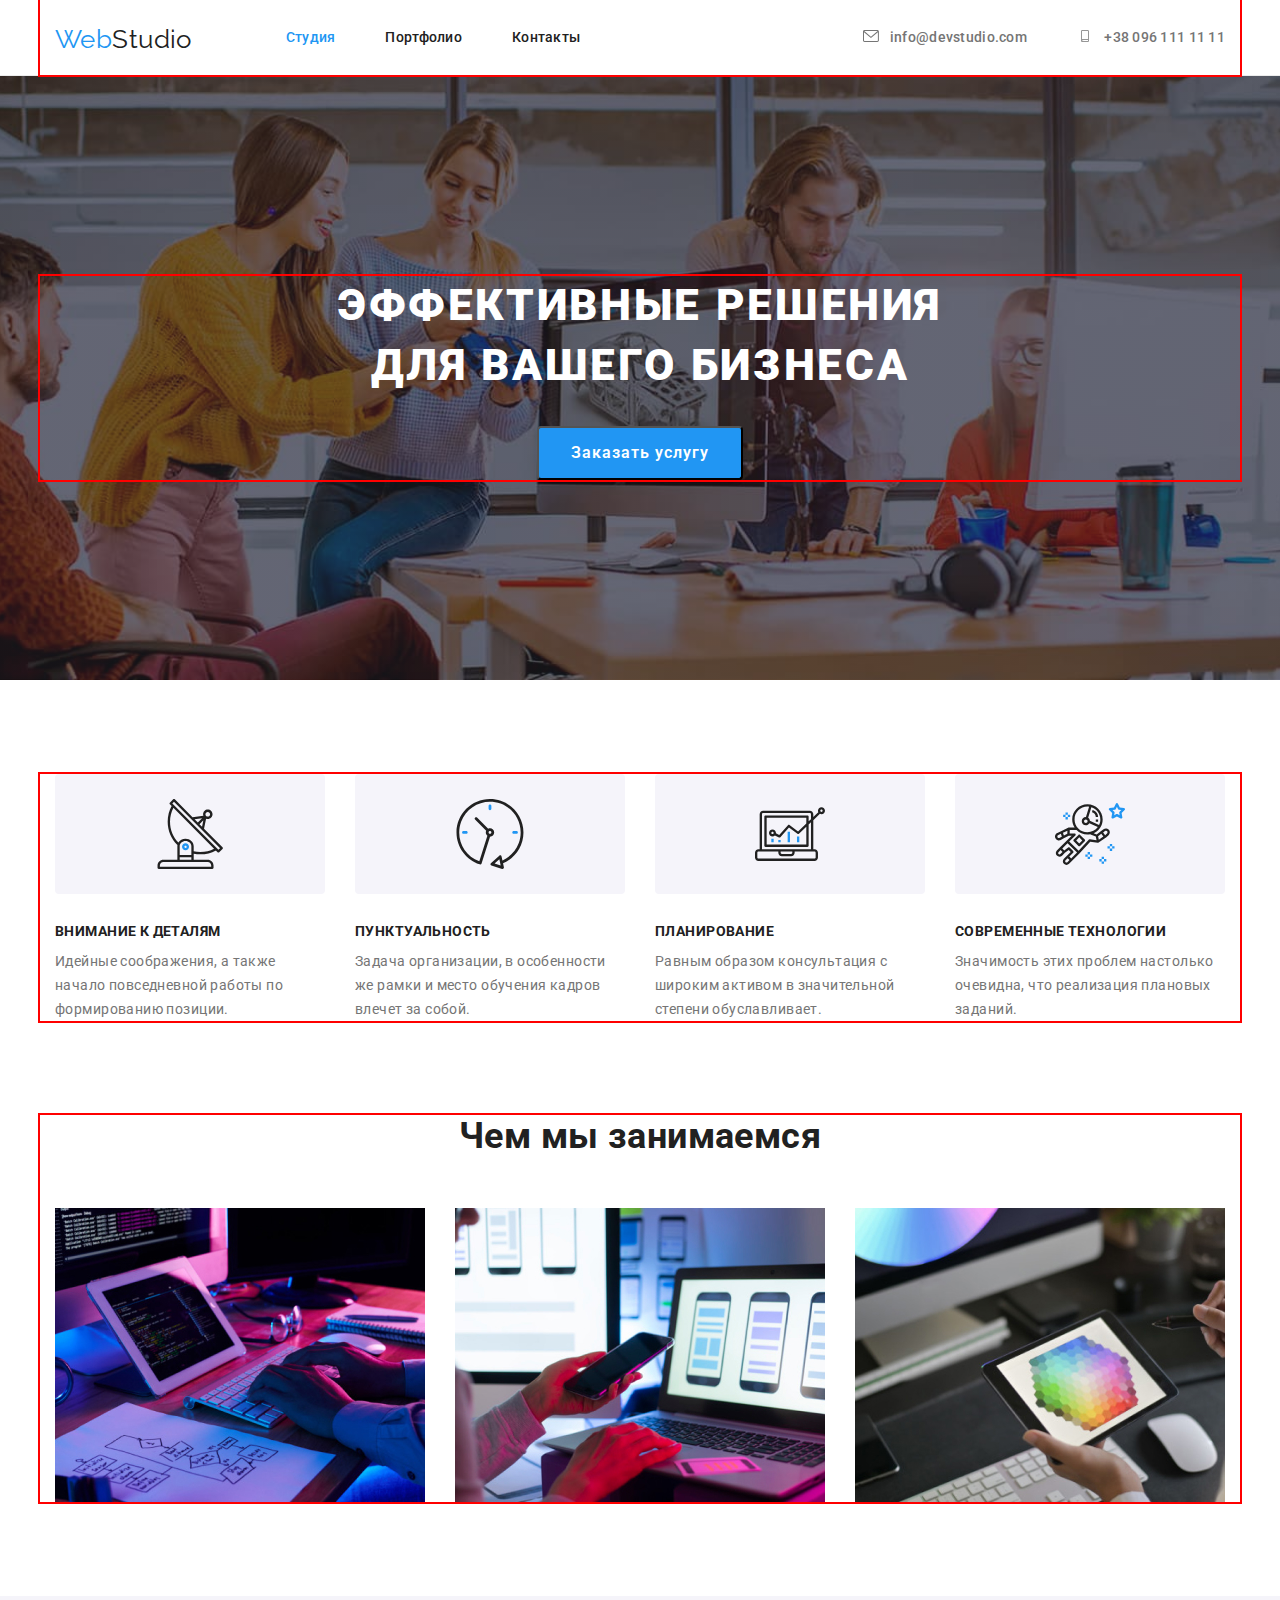
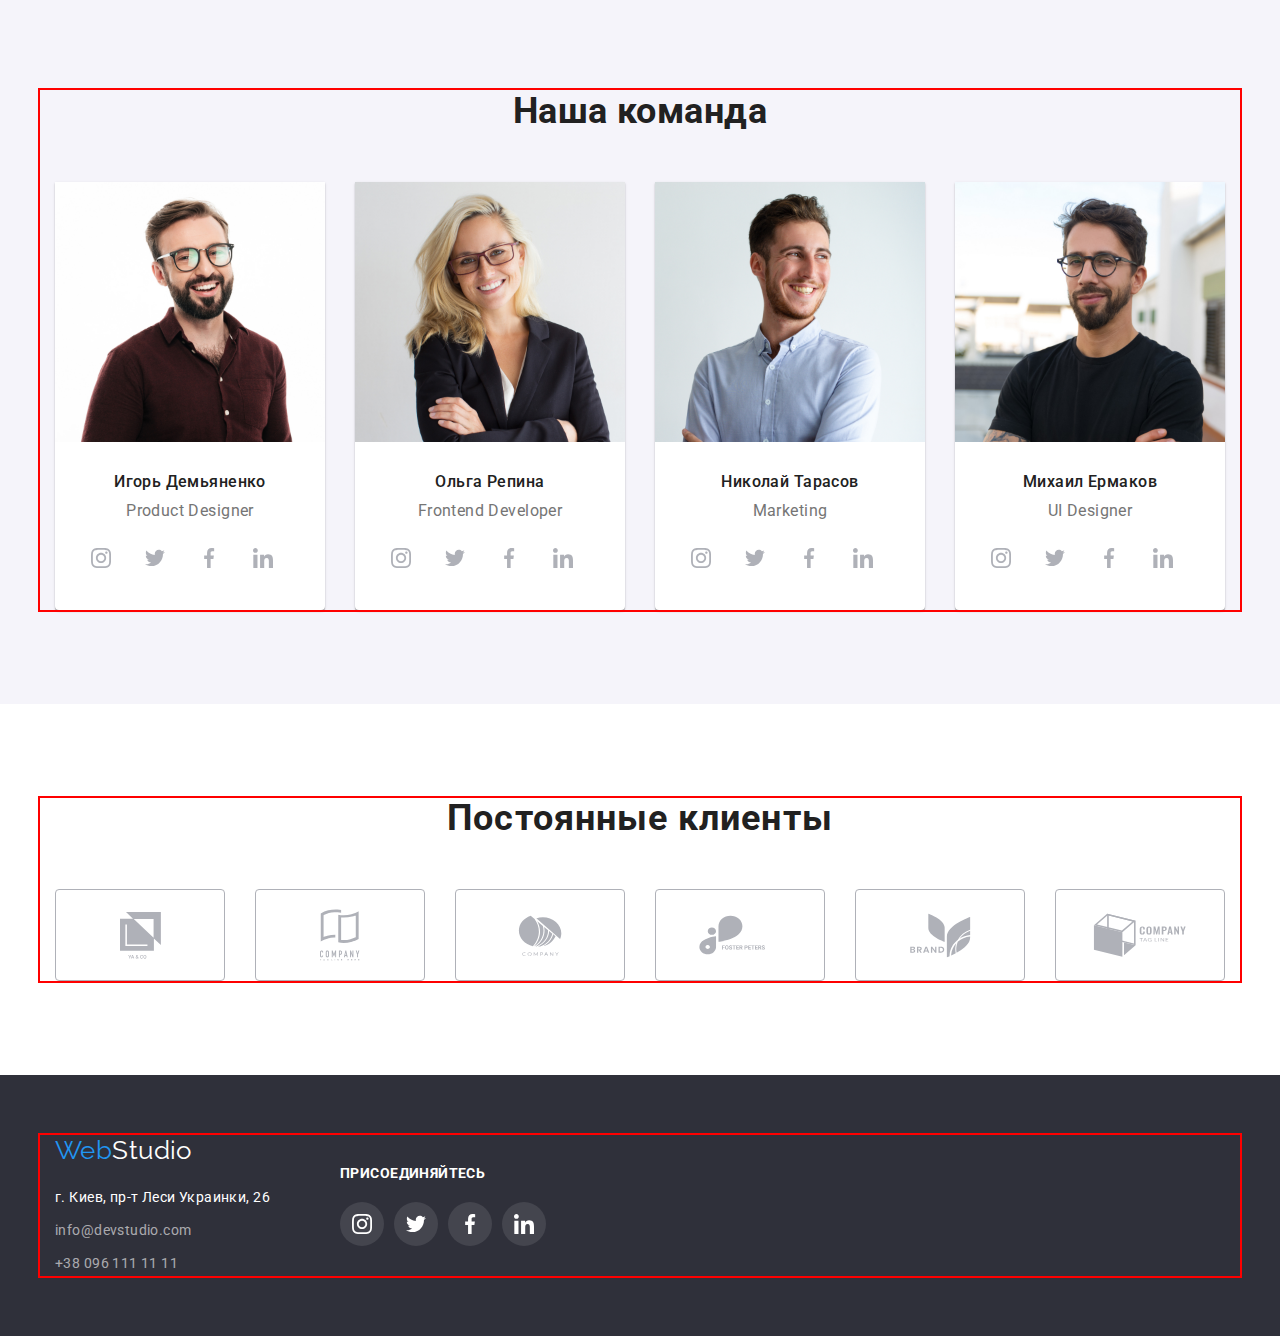
<file: index.html>
<!DOCTYPE html>
<html lang="ru">
<head>
    <meta charset="UTF-8">
    <meta http-equiv="X-UA-Compatible" content="IE=edge">
    <meta name="viewport" content="width=device-width, initial-scale=1.0">
    <title>WebStudio</title>
    <link rel="preconnect" href="https://fonts.googleapis.com">
    <link rel="preconnect" href="https://fonts.gstatic.com" crossorigin>
    <link href="https://fonts.googleapis.com/css2?family=Raleway:wght@700&family=Roboto:wght@400;500;700;900&family=Square+Peg&display=swap" rel="stylesheet">
    <link rel="stylesheet" href="https://cdnjs.cloudflare.com/ajax/libs/modern-normalize/1.1.0/modern-normalize.min.css">
    <link rel="stylesheet" href="./css/styles.css">
    
    
</head>
<body>
 <!------------HEDER SECTION----------->
<header class="header-page">
    <div class="container heder-flex">
        <a href="index.html" class="logo-header"> <span class="accent-blue">Web</span><span class="accent-black">Studio</span></a>
    <nav class="navigation">
        <ul class="header-nav">
            <li class="item"> <a href="./index.html" class="navigation-link current" >Студия</a> </li>
            <li class="item"> <a href="./portfolio.html" class="navigation-link ">Портфолио</a></li>
            <li class="item"> <a href="" class="navigation-link">Контакты</a></li>
        </ul>
    </nav>
    <ul class="header-contact">
        <li class="contact-item">   
            <a href="mailto:info@devstudio.com" class="contact-link">
            <svg class="contact-icon" width="16" height="12">
                <use href="./images/symbol-defs.svg#icon-mail-icon" ></use>
            </svg>
            info@devstudio.com</a>
        </li>
        <li class="contact-item"> 
            <a href="tel:+380961111111" class="contact-link">
                <svg class="contact-icon" width="16" height="12">
                <use href="./images/symbol-defs.svg#icon-smartphone-icon" ></use>
            </svg>
             +38 096 111 11 11</a>
        </li>
    </ul>
    </div>
</header>

<main>
        <!------------HERO SECTION----------->
    <section class="hero ">
       <div class="container ">
        <h1 class="hero-title">Эффективные решения для вашего бизнеса</h1>
        <button type="button" class="hero-btn">Заказать услугу</button>
       </div>
    </section>

    <!------------ADVANTAGE SECTION----------->
    <section class="advantage section">
       <div class="container ">
            <h2 class="visually-hidden">Наши приемущества</h2>
        <ul class="advantage-list">
            <li class="advantage-item advantage-item-one">
                <div class="svg-possition">
                <svg class="advantage-item" width="70" height="70">
                    <use href="./images/symbol-defs.svg#icon-advantage-icon-1"></use>
                </svg>
                </div>
                <h3 class="advantage-title title">Внимание к деталям</h3>
                <p class="advantage-subtitle">Идейные соображения, а также начало повседневной работы 
                    по формированию позиции.</p>
            </li>
            <li class="advantage-item advantage-item-two">
                 <div class="svg-possition">
                <svg class="advantage-item" width="70" height="70">
                    <use href="./images/symbol-defs.svg#icon-advantage-icon-2"></use>
                </svg>
                </div>
                <h3 class="advantage-title title">Пунктуальность</h3>
                <p class="advantage-subtitle">Задача организации, в особенности же рамки 
                    и место обучения кадров влечет за собой.</p>
            </li>
            <li class="advantage-item advantage-item-three">
                 <div class="svg-possition">
                <svg class="advantage-item" width="70" height="70">
                    <use href="./images/symbol-defs.svg#icon-advantage-icon-3"></use>
                </svg>
                </div>
                <h3 class="advantage-title title">Планирование</h3>
                <p class="advantage-subtitle">Равным образом консультация с широким 
                    активом в значительной степени обуславливает.</p>
            </li>
            <li class="advantage-item advantage-item-four">
                 <div class="svg-possition">
                <svg class="advantage-item" width="70" height="70">
                    <use href="./images/symbol-defs.svg#icon-advantage-icon-4"></use>
                </svg>
                </div>
                <h3 class="advantage-title title">Современные технологии</h3>
                <p class="advantage-subtitle">Значимость этих проблем настолько очевидна, 
                    что реализация плановых заданий.</p>
            </li>
        </ul>
       </div>
    </section>
    
    <!------------ABOUT SECTION----------->
    <section class="about section">
       <div class="container ">
            <h2 class="about-title">Чем мы занимаемся</h2>
        <ul class="about-list">
            <li class="about-items"> 
                <img src="./images/project-work.jpg" alt="верстка сайта" width="370">
            
            </li>
            <li class="about-items">
                <img src="./images/design.jpg" alt="работа над дизайном" width="370">
            </li>
            <li class="about-items">
                <img src="./images/color-matching.jpg" alt="подбор цвета под макет" width="370">
            </li>
        </ul>
       </div>
    </section>

    <!------------TEAM SECTION----------->
    <section class="team section">
       <div class="container"> 
       <h2 class="team-title">Наша команда</h2>   
    <ul class="team-list">
            <li class="team-margin">
                <img src="./images/Product-Designer.jpg" alt="Фото сотрудника студии Product Designer" width="270">
                <div class="team-padding">
                <h3 class="team-subtitle title">Игорь Демьяненко</h3>
                <p lang="en" class="team-text">Product Designer</p>
                <ul class="team-item">
                    <li class="team-social">
                        <a href="https://www.instagram.com/" class="team-soc-link">
                            <svg class="team-soc-icon" width="20" height="20">
                                <use href="./images/symbol-defs.svg#icon-instagram"></use>
                            </svg>
                        </a>
                    </li>
                    <li class="team-social">
                        <a href="" class="team-soc-link">
                            <svg class="team-soc-icon" width="20" height="20">
                                <use href="./images/symbol-defs.svg#icon-twitter"></use>
                            </svg>
                        </a>
                    </li>
                    <li class="team-social">
                        <a href="" class="team-soc-link">
                            <svg class="team-soc-icon" width="20" height="20">
                                <use href="./images/symbol-defs.svg#icon-facebook"></use>
                            </svg>
                        </a>
                    </li>
                    <li class="team-social">
                        <a href="" class="team-soc-link">
                            <svg class="team-soc-icon" width="20" height="20">
                                <use href="./images/symbol-defs.svg#icon-linkedin"></use>
                            </svg>
                        </a>
                    </li>
                </ul>
                </div>
            </li>
            <li class="team-margin">
                <img src="./images/Frontend-Developer.jpg" alt="Фото сотрудника студии Frontend Developer" width="270">
                <div class="team-padding">
                <h3 class="team-subtitle title">Ольга Репина</h3>
                <p lang="en" class="team-text">Frontend Developer</p>
                 <ul class="team-item">
                    <li class="team-social">
                        <a href="https://www.instagram.com/" class="team-soc-link">
                            <svg class="team-soc-icon" width="20" height="20">
                                <use href="./images/symbol-defs.svg#icon-instagram"></use>
                            </svg>
                        </a>
                    </li>
                    <li class="team-social">
                        <a href="" class="team-soc-link">
                            <svg class="team-soc-icon" width="20" height="20">
                                <use href="./images/symbol-defs.svg#icon-twitter"></use>
                            </svg>
                        </a>
                    </li>
                    <li class="team-social">
                        <a href="" class="team-soc-link">
                            <svg class="team-soc-icon" width="20" height="20">
                                <use href="./images/symbol-defs.svg#icon-facebook"></use>
                            </svg>
                        </a>
                    </li>
                    <li class="team-social">
                        <a href="" class="team-soc-link">
                            <svg class="team-soc-icon" width="20" height="20">
                                <use href="./images/symbol-defs.svg#icon-linkedin"></use>
                            </svg>
                        </a>
                    </li>
                </ul>
                </div>
                
            </li>
            <li class="team-margin">
                <img src="./images/Marketing.jpg" alt="Фото сотрудника студии Marketing" width="270">
               <div class="team-padding">
                <h3 class="team-subtitle title">Николай Тарасов</h3>
                <p lang="en" class="team-text">Marketing</p>
                 <ul class="team-item">
                    <li class="team-social">
                        <a href="https://www.instagram.com/" class="team-soc-link">
                            <svg class="team-soc-icon" width="20" height="20">
                                <use href="./images/symbol-defs.svg#icon-instagram"></use>
                            </svg>
                        </a>
                    </li>
                    <li class="team-social">
                        <a href="" class="team-soc-link">
                            <svg class="team-soc-icon" width="20" height="20">
                                <use href="./images/symbol-defs.svg#icon-twitter"></use>
                            </svg>
                        </a>
                    </li>
                    <li class="team-social">
                        <a href="" class="team-soc-link">
                            <svg class="team-soc-icon" width="20" height="20">
                                <use href="./images/symbol-defs.svg#icon-facebook"></use>
                            </svg>
                        </a>
                    </li>
                    <li class="team-social">
                        <a href="" class="team-soc-link">
                            <svg class="team-soc-icon" width="20" height="20">
                                <use href="./images/symbol-defs.svg#icon-linkedin"></use>
                            </svg>
                        </a>
                    </li>
                </ul>
               </div>
                
            </li>
            <li class="team-margin">
                <img src="./images/UI-Designer.jpg" alt="Фото сотрудника студии UI Designer" width="270">
                <div class="team-padding">
                <h3 class="team-subtitle title">Михаил Ермаков</h3>
                <p lang="en" class="team-text">UI Designer</p>
                <ul class="team-item">
                    <li class="team-social">
                        <a href="https://www.instagram.com/" class="team-soc-link">
                            <svg class="team-soc-icon" width="20" height="20">
                                <use href="./images/symbol-defs.svg#icon-instagram"></use>
                            </svg>
                        </a>
                    </li>
                    <li class="team-social">
                        <a href="" class="team-soc-link">
                            <svg class="team-soc-icon" width="20" height="20">
                                <use href="./images/symbol-defs.svg#icon-twitter"></use>
                            </svg>
                        </a>
                    </li>
                    <li class="team-social">
                        <a href="" class="team-soc-link">
                            <svg class="team-soc-icon" width="20" height="20">
                                <use href="./images/symbol-defs.svg#icon-facebook"></use>
                            </svg>
                        </a>
                    </li>
                    <li class="team-social">
                        <a href="" class="team-soc-link">
                            <svg class="team-soc-icon" width="20" height="20">
                                <use href="./images/symbol-defs.svg#icon-linkedin"></use>
                            </svg>
                        </a>
                    </li>
                </ul>
                </div>
                
            </li>
    </ul>
       </div>
    </section>

    <!------------CLIENT SECTION----------->
    <section class="clients section">
        <div class="container">
        <h2 class="client-title">Постоянные клиенты</h2>
        <ul class="clients-list">
            <li class="clients-item">
                <a href="" class="clients-link">
                    <svg class="client-icon" width="41" height="47">
                        <use href="./images/symbol-defs.svg#icon-client-logo-1"></use>
                    </svg>
                </a>
            </li>
            <li class="clients-item">
                <a href="" class="clients-link">
                    <svg class="client-icon" width="40" height="52">
                        <use href="./images/symbol-defs.svg#icon-client-logo-2"></use>
                    </svg>
                </a>
            </li>
            <li class="clients-item">
                <a href="" class="clients-link">
                    <svg class="client-icon" width="44" height="41">
                        <use href="./images/symbol-defs.svg#icon-client-logo-3"></use>
                    </svg>
                </a>
            </li>
            <li class="clients-item">
                <a href="" class="clients-link">
                    <svg class="client-icon" width="84" height="40">
                        <use href="./images/symbol-defs.svg#icon-client-logo-4"></use>
                    </svg>
                </a>
            </li>
            <li class="clients-item">
                <a href="" class="clients-link">
                    <svg class="client-icon" width="63" height="45">
                        <use href="./images/symbol-defs.svg#icon-client-logo-5"></use>
                    </svg>
                </a>
            </li>
            <li class="clients-item">
                <a href="" class="clients-link">
                    <svg class="client-icon" width="94" height="44">
                        <use href="./images/symbol-defs.svg#icon-client-logo-6"></use>
                    </svg>
                </a>
            </li>
        </ul>
        </div>
    </section>
</main>

<!------------FOOTER SECTION----------->
<footer class="footer section">
   <div class="container footer-possition">  
<address class="footer-address">
    <a href="./index.html" class="logo-footer"><span class="accent-blue">Web</span><span class="accent-white">Studio</span></a>
    <ul class="footer-contact">
        <li class="footer-item"><a href="https://bit.ly/3pXMvUd" target="_blank" rel="noopener noreferrer" class="location">г. Киев, пр-т
                Леси Украинки, 26</a> 
        </li>
         <li class="footer-item"> 
            <a href="mailto:info@devstudio.com" class="footer-contact-link">info@devstudio.com</a>
        </li>
        <li class="footer-item"> 
            <a href="tel:+380961111111" class="footer-contact-link"> +38 096 111 11 11</a>
        </li>
    </ul>
</address>
        <div>
            <h2 class="footer-title">присоединяйтесь</h2>
    <ul class="footer-soc-link">
        <li class="soc-item">
            <a href="" class="soc-link">
                <svg class="soc-icon" width="20" height="20">
                    <use href="./images/symbol-defs.svg#icon-instagram"></use>
                </svg>
            </a>
        </li>
        <li class="soc-item">
            <a href="" class="soc-link">
                <svg class="soc-icon" width="20" height="20">
                    <use href="./images/symbol-defs.svg#icon-twitter"></use>
                </svg>
            </a>
        </li>
        <li class="soc-item">
            <a href="" class="soc-link">
                <svg class="soc-icon" width="20" height="20">
                    <use href="./images/symbol-defs.svg#icon-facebook"></use>
                </svg>
            </a>
        </li>
        <li class="soc-item">
            <a href="" class="soc-link">
                <svg class="soc-icon" width="20" height="20">
                    <use href="./images/symbol-defs.svg#icon-linkedin"></use>
                </svg>
            </a>
        </li>
    </ul>
    </div>
   </div>
</footer>
 
</body>
</html>
</file>
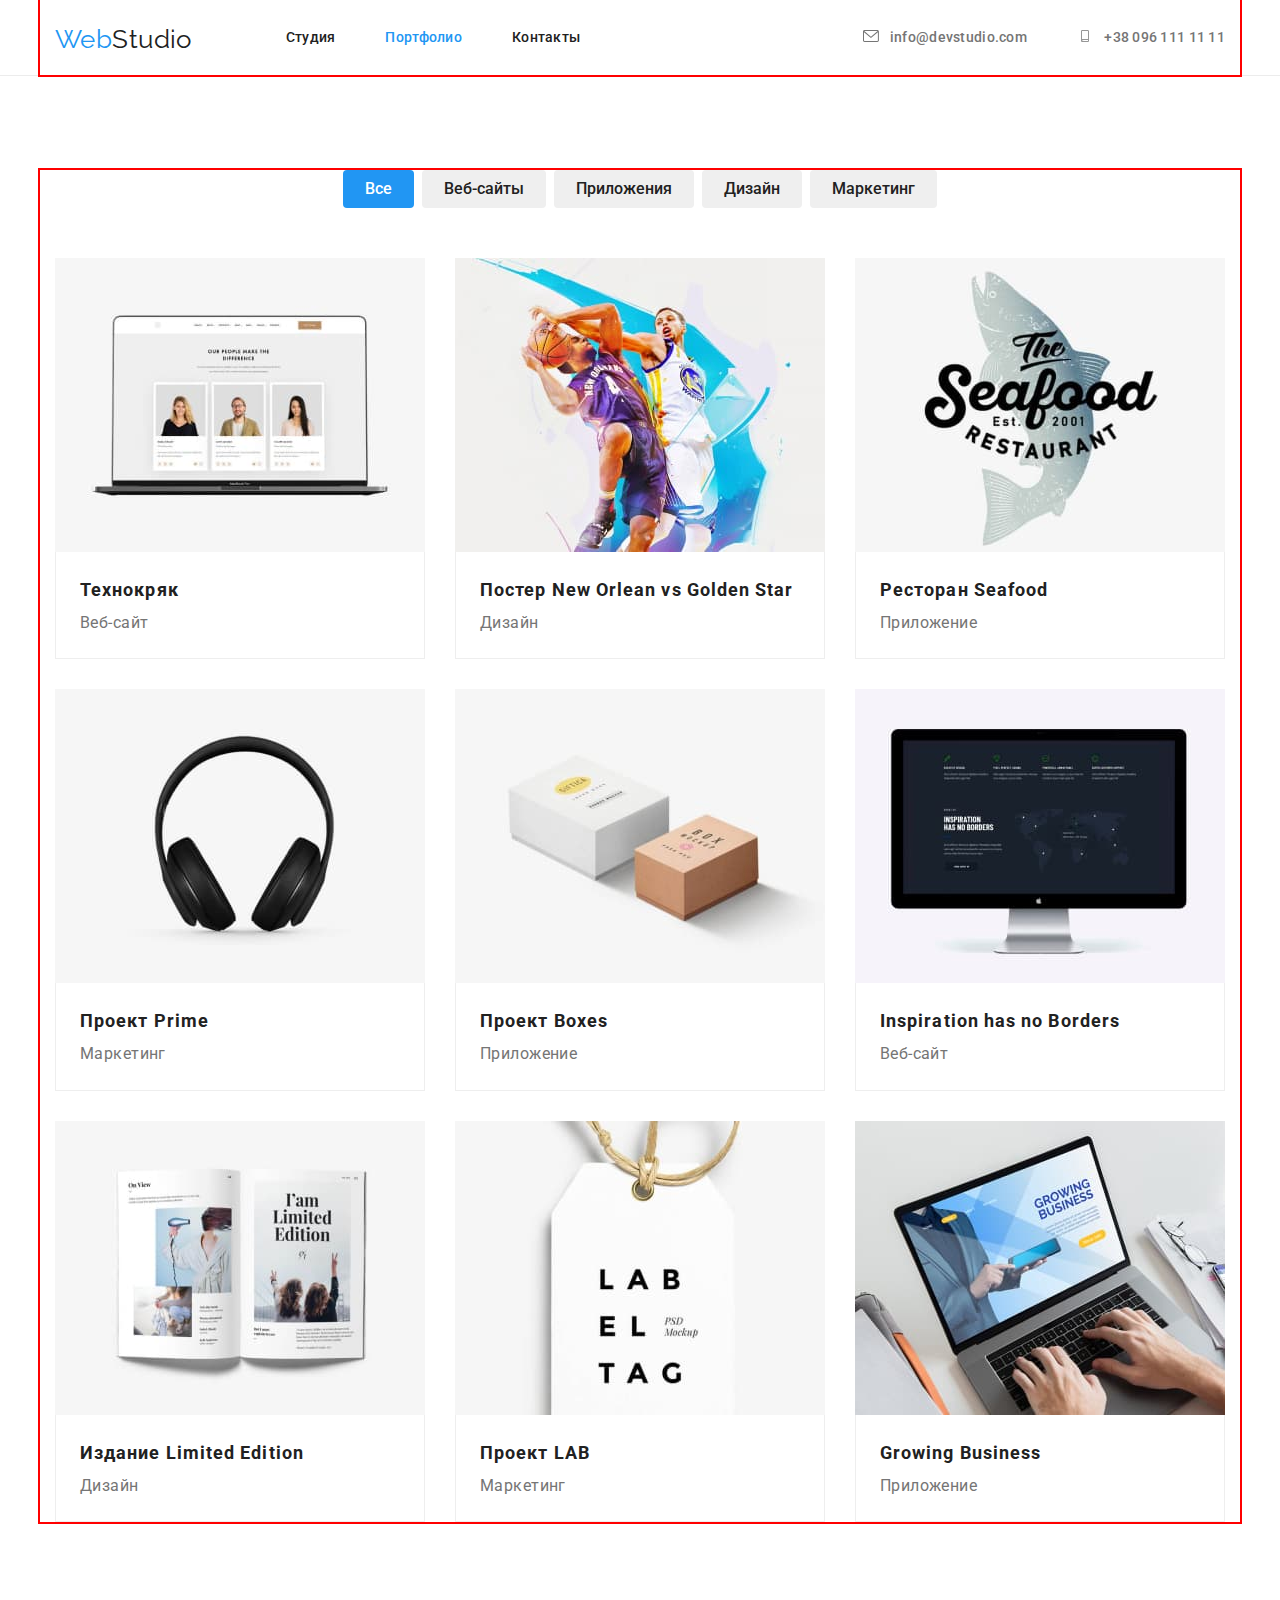
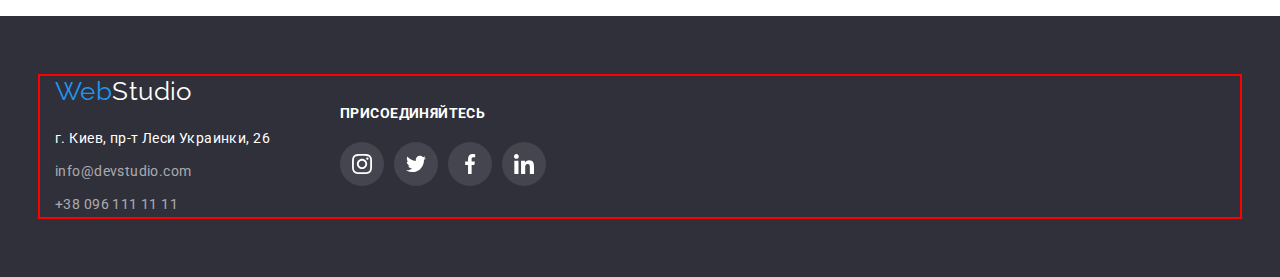
<file: portfolio.html>
<!DOCTYPE html>
<html lang="ru">
<head>
    <meta charset="UTF-8">
    <meta http-equiv="X-UA-Compatible" content="IE=edge">
    <meta name="viewport" content="width=device-width, initial-scale=1.0">
    <title>WebStudio</title>
    <link rel="preconnect" href="https://fonts.googleapis.com">
    <link rel="preconnect" href="https://fonts.gstatic.com" crossorigin>
    <link href="https://fonts.googleapis.com/css2?family=Raleway:wght@700&family=Roboto:wght@400;500;700;900&family=Square+Peg&display=swap" rel="stylesheet">
    <link rel="stylesheet" href="https://cdnjs.cloudflare.com/ajax/libs/modern-normalize/1.1.0/modern-normalize.min.css">
    <link rel="stylesheet" href="./css/styles.css">
</head>
<body>
<!------------HEDER SECTION----------->
<header class="header-page">
    <div class="container heder-flex ">
        <a href="index.html" class="logo-header"> <span class="accent-blue">Web</span><span class="accent-black">Studio</span></a>
    <nav class="navigation">
        <ul class="header-nav">
            <li class="item"> <a href="./index.html" class="navigation-link " >Студия</a> </li>
            <li class="item"> <a href="./portfolio.html" class="navigation-link current">Портфолио</a></li>
            <li class="item"> <a href="" class="navigation-link">Контакты</a></li>
        </ul>
    </nav>
    <ul class="header-contact">
        <li class="contact-item">   
            <a href="mailto:info@devstudio.com" class="contact-link">
            <svg class="contact-icon" width="16" height="12">
                <use href="./images/symbol-defs.svg#icon-mail-icon" ></use>
            </svg>
            info@devstudio.com</a>
        </li>
        <li class="contact-item"> 
            <a href="tel:+380961111111" class="contact-link">
                <svg class="contact-icon" width="16" height="12">
                <use href="./images/symbol-defs.svg#icon-smartphone-icon" ></use>
            </svg>
             +38 096 111 11 11</a>
        </li>
    </ul>
    </div>
</header>

<main>

   <!------------FILTER SECTION----------->
    <section class="section">
        <div class="container filter-padding ">
         <h1 class="visually-hidden">Портфолио</h1>
        <ul class="filter-list list">
            <li class="item">
                <button type="button" class="filter-btn current-btn">Все</button>
            </li>
            <li class="item">
                <button type="button" class="filter-btn">Веб-сайты</button>
            </li>
            <li class="item">
                <button type="button" class="filter-btn">Приложения</button>
            </li>
            <li class="item">
                <button type="button" class="filter-btn">Дизайн</button>
            </li>
            <li class="item">
                <button type="button" class="filter-btn">Маркетинг</button>
            </li>
        </ul>

<!------------PORTFOLIO SECTION----------->
    <ul class="portfolio list">
        <li class="portfolio-list">
            <a href="" class="portfolio-link"> <img src="./images/project-1.jpg" alt="Пример веб-сайта" width="370" height="294"> 
            <div class="portfolio-padding">
            <h2 class="portfolio-title">Технокряк</h2>
            <p class="portfolio-subtitle">Веб-сайт</p>
            </div>
            </a>
            
        </li>
        <li class="portfolio-list">
            <a href="" class="portfolio-link"> <img src="./images/project-2.jpg" alt="Пример дизайнерской работы" width="370" height="294">
            <div class="portfolio-padding">
            <h2 class="portfolio-title">Постер <span lang="en">New Orlean vs Golden Star</span></h2>
            <p class="portfolio-subtitle">Дизайн</p>
            </div>
            
            </a>  
        </li>
        <li class="portfolio-list">
            <a href="" class="portfolio-link"><img src="./images/project-3.jpg" alt="Пример веб приложения" width="370" height="294">
            <div class="portfolio-padding">
                <h2 class="portfolio-title">Ресторан <span lang="en">Seafood</span></h2>
            <p class="portfolio-subtitle">Приложение</p>
            </div>
            </a>
            
        </li>
        <li class="portfolio-list">
            <a href="" class="portfolio-link"><img src="./images/project-4.jpg" alt="Пример работы маркетинга" width="370" height="294">
            <div class="portfolio-padding">
                <h2 class="portfolio-title">Проект <span lang="en">Prime</span></h2>
            <p class="portfolio-subtitle">Маркетинг</p>
            </div>
            </a>
        </li>
        <li class="portfolio-list">
            <a  href="" class="portfolio-link" ><img src="./images/project-5.jpg" alt="Пример веб-приложения" width="370" height="294">
            <div class="portfolio-padding">
                <h2 class="portfolio-title">Проект <span lang="en">Boxes</span></h2>
            <p class="portfolio-subtitle">Приложение</p>
            </div>
        </a>
            
        </li>
        <li class="portfolio-list">
            <a href="" class="portfolio-link"><img src="./images/project-6.jpg" alt="Пример веб-сайта" width="370" height="294">
            <div class="portfolio-padding">
                <h2 class="portfolio-title" lang="en">Inspiration has no Borders</h2>
            <p class="portfolio-subtitle">Веб-сайт</p>
            </div>
        </a>
            
        </li>
        <li class="portfolio-list">
            <a href="" class="portfolio-link"><img src="./images/project-7.jpg" alt="Пример дизайнерской работы" width="370" height="294">
            <div class="portfolio-padding">
                <h2 class="portfolio-title">Издание <span lang="en">Limited Edition</span></h2>
            <p class="portfolio-subtitle">Дизайн</p>
            </div>
        </a>
            
        </li>
        <li class="portfolio-list">
            <a href="" class="portfolio-link"><img src="./images/project-8.jpg" alt="Пример работы маркетинга" width="370" height="294">
            <div class="portfolio-padding">
                <h2 class="portfolio-title">Проект <span lang="en">LAB</span> </h2>
            <p class="portfolio-subtitle">Маркетинг</p>
            </div>
        </a> 
        </li>
        <li class="portfolio-list">
            <a href="" class="portfolio-link"><img src="./images/project-9.jpg" alt="Пример веб-приложения" width="370" height="294">
            <div class="portfolio-padding">
                <h2 class="portfolio-title" >Growing Business</h2>
            <p class="portfolio-subtitle">Приложение</p>
            </div>
        </a>  
        </li>
    </ul>
    </div>
    </section>

</main>

<!------------FOOTER SECTION----------->
<footer class="footer section">
   <div class="container footer-possition">  
<address class="footer-address">
    <a href="./index.html" class="logo-footer"><span class="accent-blue">Web</span><span class="accent-white">Studio</span></a>
    <ul class="footer-contact">
        <li class="footer-item"><a href="https://bit.ly/3pXMvUd" target="_blank" rel="noopener noreferrer" class="location">г. Киев, пр-т
                Леси Украинки, 26</a> 
        </li>
         <li class="footer-item"> 
            <a href="mailto:info@devstudio.com" class="footer-contact-link">info@devstudio.com</a>
        </li>
        <li class="footer-item"> 
            <a href="tel:+380961111111" class="footer-contact-link"> +38 096 111 11 11</a>
        </li>
    </ul>
</address>
        <div>
            <h2 class="footer-title">присоединяйтесь</h2>
    <ul class="footer-soc-link">
        <li class="soc-item">
            <a href="" class="soc-link">
                <svg class="soc-icon" width="20" height="20">
                    <use href="./images/symbol-defs.svg#icon-instagram"></use>
                </svg>
            </a>
        </li>
        <li class="soc-item">
            <a href="" class="soc-link">
                <svg class="soc-icon" width="20" height="20">
                    <use href="./images/symbol-defs.svg#icon-twitter"></use>
                </svg>
            </a>
        </li>
        <li class="soc-item">
            <a href="" class="soc-link">
                <svg class="soc-icon" width="20" height="20">
                    <use href="./images/symbol-defs.svg#icon-facebook"></use>
                </svg>
            </a>
        </li>
        <li class="soc-item">
            <a href="" class="soc-link">
                <svg class="soc-icon" width="20" height="20">
                    <use href="./images/symbol-defs.svg#icon-linkedin"></use>
                </svg>
            </a>
        </li>
    </ul>
    </div>
   </div>
</footer>
    
</body>
</html>
</file>
<file: css/styles.css>
:root{
--brand-color: #2196F3;
--second-brand-color: #FFFFFF;
--main-color: #212121;
--secondary-color: #757575;
--grey-rgba-color: rgba(255, 255, 255, 0.6);
}


.visually-hidden {
  position: absolute;
  white-space: nowrap;
  width: 1px;
  height: 1px;
  overflow: hidden;
  border: 0;
  padding: 0;
  clip: rect(0 0 0 0);
  clip-path: inset(50%);
  margin: -1px;
}

body{
    font-family: 'Roboto', sans-serif;
    color: var(--main-color);
    letter-spacing: 0.03em;
    font-size: 14px;  
}

p,h1,h2,h3,h4,h5,h6{
    margin: 0;
}

ul, ol{
    margin: 0;
    padding: 0;
}

img {
    display: block;
    max-width: 100%;
    height: auto;
}


.container{
    margin-left: auto;
    margin-right: auto;
    width: 1200px;
    outline: 2px solid red;
    padding-left: 15px;
    padding-right: 15px;
}

.section{
    padding-top: 94px;
    padding-bottom: 94px;
}


/* ---------------- STYLE index.html -------------------- */

/* logo style */
.accent-blue {
    color: var(--brand-color);
}
.accent-black {
    color: var(--main-color);
}

.logo-header{
font-family: 'Raleway', sans-serif;
font-size: 26px;
line-height: 1.19;
text-decoration: none;

display: block;
padding-top: 24px;
padding-bottom: 20px;
margin-right: 94px;

}

.logo:hover, .logo:focus{

}


/* ---HEADER STYLE--- */

.header-page{
    border-bottom: 1px solid #ECECEC;
}

.heder-flex{
    display: flex;
    align-items: center;
}

.header-page .header-contact,
.header-page .header-nav{
list-style: none;
}

.navigation-link{
    padding-top: 31px;
    padding-bottom: 31px;

    color: inherit;
    font-weight: 500;
    line-height: 1.14;
    text-decoration: none;
    letter-spacing: 0.02em;    
}

 .navigation-link:hover,
 .navigation-link:focus{
    color: var(--brand-color);
}

.header-nav{
    display: flex;
    /* margin-left: 93px; */
}

.header-nav .item:not(:last-child){
    margin-right: 50px;
}


.item .current {
    color: var(--brand-color);
}

.contact-link{
    padding-top: 31px;
    padding-bottom: 31px;

    color: var(--secondary-color);
    text-decoration: none; 
    font-weight: 500;
    line-height: 1.14;
    letter-spacing: 0.02em; 
}

.header-contact{
    display: flex;
    margin-left: auto;
}

.header-contact .contact-item + .contact-item {
    margin-left: 50px;
}



.contact-link:hover,
.contact-link:focus{
    color: var(--brand-color);
}

.contact-link:hover .contact-icon,
.contact-link:focus .contact-icon{
    fill: var(--brand-color);
}

.contact-icon{
   margin-right: 8px;
   fill: var(--secondary-color);
}

/* ---HERO STYLE--- */
.hero{
    background-color: #C4C4C4;
    text-align: center;
    padding: 200px 0;
    margin: 0 auto;
    max-width: 1600px;

    background-image: linear-gradient(rgba(47, 48, 58, 0.4), rgba(47, 48, 58, 0.4)), url(../images/hero-img.jpg);
    background-repeat: no-repeat;
    background-position: center;
    background-size: cover ;

    
}

.hero-title{
    font-weight: 900;
    font-size: 44px;
    line-height: 1.36;
    text-align: center;
    letter-spacing: 0.06em;
    text-transform: uppercase;
    color: var(--second-brand-color);
    max-width: 696px;
    /* margin-bottom: 30px; */
    margin: 0 auto 30px auto;
}

.hero-btn{
    font-family: inherit;
    font-weight: 600;
    font-size: 16px;
    line-height: 1.88;
    letter-spacing: 0.06em;
    color: var(--second-brand-color);
    cursor: pointer; 
    background-color: var(--brand-color);
    display: inline-block;
    box-shadow: 0px 4px 4px rgba(0, 0, 0, 0.15);
    border-radius: 4px;
    padding: 10px 32px;
}


.hero .hero-btn:hover{
 background-color: #188CE8;
}

/* ------------ADVANTAGE STYLE----------- */

.advantage{
    padding-bottom: 0;
}

.advantage-list .advantage-item + .advantage-item{
    margin-left: 30px;
}

.advantage-item {
    /* display: inline-flex; */
    width: 270px;
}

.svg-possition{
    display: flex;

    height: 120px;
    background-color: #F5F4FA;
    border-radius: 4px;

    margin-bottom: 30px;
    align-items: center;
    
}


/* .advantage-item-one::before{
    content: "";
    display: block;
    height: 120px;
    background-color: #F5F4FA;
    background-image: url(../images/advantage-icon-1.svg);
    background-repeat: no-repeat;
    background-position: center;
    margin-bottom: 30px;
    border-radius: 4px;
}

.advantage-item-two::before{
    content: "";
    display: block;
    height: 120px;
    background-color: #F5F4FA;
    background-image: url(../images/advantage-icon-2.svg);
    background-repeat: no-repeat;
    background-position: center;
    margin-bottom: 30px;
    border-radius: 4px;
}

.advantage-item-three::before{
    content: "";
    display: block;
    height: 120px;
    background-color: #F5F4FA;
    background-image: url(../images/advantage-icon-3.svg);
    background-repeat: no-repeat;
    background-position: center;
    margin-bottom: 30px;
    border-radius: 4px;
}

.advantage-item-four::before{
  content: "";
    display: block;
    height: 120px;
    background-color: #F5F4FA;
    background-image: url(../images/advantage-icon-4.svg);
    background-repeat: no-repeat;
    background-position: center;
    margin-bottom: 30px;
    border-radius: 4px;
} */


.advantage-list{
    display: flex;
    list-style: none;
}

.advantage-title {
    font-size: 14px;
    line-height: 1.14;
    text-transform: uppercase;
    color: var(--main-color);
}


.title{
   margin-bottom: 10px; 
}


.advantage-subtitle {
    line-height: 1.71;
    color: var(--secondary-color);
}


/* ---ABOUT STYLE--- */
.about-title{
font-size: 36px;
line-height: 1.17;
text-align: center;
margin-bottom: 50px;
}

/* .about-padding{
    padding-bottom: 94px;
} */

.about-list{
    list-style: none;
    display: flex;

}

.about-items:not(:last-child){
    margin-right: 30px;
}


/* ---TEAM STYLE--- */

.team{
 background: #F5F4FA;
}



.team-margin:not(:last-child){
    margin-right: 30px;
}

.team-title{
    font-size: 36px;
    line-height: 1.17;
    text-align: center;
    margin-bottom: 50px;
}

.team-list{
    list-style: none;
    display: flex;
}

.team-margin{
box-shadow: 0px 1px 3px rgba(0, 0, 0, 0.12), 
0px 1px 1px rgba(0, 0, 0, 0.14), 
0px 2px 1px rgba(0, 0, 0, 0.2);
border-radius: 0px 0px 4px 4px;

background-color: #fff;
}

.team-subtitle{
    font-weight: 500;
    font-size: 16px;
    line-height: 1.19;
    
}
.team-text {
    font-size: 16px;
    line-height: 1.19;
    color: var(--secondary-color);
    margin-bottom: 16px;
}

.team-padding{
    text-align: center;
    padding-top: 30px;
    padding-bottom: 30px;
    padding-left: 24px;
    padding-right: 24px;
}

.team-item{
    display: flex;
}

.team-social{
    width: 44px;
    height: 44px;
    margin-right: 10px;

    list-style: none;
}

.team-social:last-child{
    margin-right: 0;
}

.team-soc-link{
     display: flex;

     align-items: center;
     justify-content: center;

    width: 100%;
    height: 100%;
    border-radius: 50%;
}

.team-soc-link:hover,
.team-soc-link:focus{
    background-color: var(--brand-color);
}

.team-soc-link:hover .team-soc-icon,
.team-soc-link:focus .team-soc-icon{
    fill: var(--second-brand-color);
}

.team-soc-icon{
    fill: #AFB1B8;
}


/* ---CLIENT STYLE--- */

.client-title{
    font-size: 36px;
    line-height: 1.16;
    text-align: center;
    letter-spacing: 0.03em;
    margin-bottom: 50px;
}

.clients-list{
    display: flex;
    /* width: 184px; */
    /* margin: auto; */
}

.clients-item{
    justify-content: center;
    list-style: none;
    margin: 0 auto;
}

.clients-item:not(:last-child){
    margin-right: 30px;
}

.clients-link{
    display: flex;
    height: 92px;
    width: 170px;

    align-items: center;
    justify-content: center;

    border: 1px solid #AFB1B8;
    border-radius: 4px;
}

.client-icon{
 fill: #AFB1B8;   
}

.clients-link:hover,
.clients-link:focus{
border: 1px solid var(--brand-color);
}

.clients-link:hover .client-icon,
.clients-link:focus .client-icon{
    fill: var(--brand-color);
}





/* ---FOOTER STYLE--- */

.footer-possition{
   display: flex;
    align-items: center; 
    
}

.footer{
    padding-top: 60px;
    padding-bottom: 60px;

    background-color: #2F303A;
}

.logo-footer{
font-family: 'Raleway', sans-serif;
font-size: 26px;
line-height: 1.19;
text-decoration: none;

display: block;
margin-bottom: 20px;
}

.accent-white{
    font-family: 'Raleway', sans-serif;
    font-style: normal;
    font-size: 26px;
    line-height: 1.19;
    color: var(--second-brand-color);
}

.footer-address{
    font-style: normal;
    margin-right: 70px;
}

.footer-item:not(:last-child){
    margin-bottom: 9px;
}

.footer-contact-link{
    font-size: 14px;
    line-height: 1.71;
    color: var(--grey-rgba-color);
    text-decoration: none;
}

.footer-contact{
    list-style: none;
}

.footer-contact .footer-contact-link:hover,
.footer-contact .footer-contact-link:focus{
    color: var(--brand-color); 
}

.location{
    line-height: 1.71;
    color: var(--second-brand-color);
    text-decoration: none;
}


.footer-title{
    font-size: 14px;
    line-height: 1.14;
    letter-spacing: 0.03em;
    text-transform: uppercase;

    margin-bottom: 20px;

    color: var(--second-brand-color);
}


.footer-soc-link{
    display: flex;
    
}

.soc-item{
    width: 44px;
    height: 44px;
    list-style: none;
    margin-right: 10px;
}

.soc-item:last-child{
    margin-right: 0;
}

.soc-link{
    display: flex;
    border-radius: 50%;
    width: 100%;
    height: 100%;

    align-items: center;
    justify-content: center;
    
    background: rgba(255, 255, 255, 0.1);
    
}

.soc-link:hover,
.soc-link:focus{
    background-color: var(--brand-color);
}

.soc-icon{
    fill: var(--second-brand-color);
}


/* ---------------- STYLE PORTFOLIO.html -------------------- */

/* --- FILTER STYLE SECTION--- */

.filter-list .filter-btn:hover,
.filter-list .filter-btn:focus{
   color: var(--second-brand-color);
   background-color: var(--brand-color);
   cursor: pointer;
}

.filter-list{
    display: flex;
    justify-content: center;
}

.item:not(:last-child){
    margin-right: 8px;
}

.list{
   list-style: none;
}

.filter-list{
    margin-bottom: 50px;
}

.portfolio-link{
    text-decoration: none;
}

.filter-btn{
font-family: inherit; 
font-style: normal;
font-weight: 500;
font-size: 16px;
line-height: 1.62;
color: var(--main-color);

padding: 6px 22px;
border-radius: 4px;
border: none;
}

.item .current-btn{
    background-color: var(--brand-color);
    color: var(--second-brand-color);
}

/* --- PORTFOLIO STYLE SECTION--- */

.portfolio{
    display: flex;
    flex-wrap: wrap;
    padding-left: 0;
    padding-right: 0;
}

.portfolio-list{
    flex-basis: calc((100% - 60px) / 3);
    margin-bottom: 30px;
    margin-right: 30px;
}

.portfolio-title {
    font-size: 18px;
    line-height: 2;
    letter-spacing: 0.06em;
    color: var(--main-color);
}

.portfolio-subtitle {
    font-size: 16px;
    line-height: 1.9;
    color: var(--secondary-color);
}

.portfolio-list:nth-child(3n) {
    margin-right: 0;
}

.portfolio-list:nth-last-child(-n + 3) {
    margin-bottom: 0;
}

.portfolio-padding{
    padding-top: 20px;
    padding-bottom: 20px;
    border: 1px solid #EEEEEE;
    border-top: none;
    padding-left: 24px;
    padding-right: 24px;
}

.portfolio-list:hover,
.portfolio-list:focus{
    box-shadow: 0px 1px 1px rgba(0, 0, 0, 0.12), 
    0px 4px 4px rgba(0, 0, 0, 0.06), 
    1px 4px 6px rgba(0, 0, 0, 0.16);
}


/* .portfolio-list:not(:nth-child(3n)) {
    margin-right: 0;
}

.portfolio-list:not(:nth-last-child(-n + 3)) {
    margin-bottom: 0;
} */


/* .portfolio-link{
    padding-bottom: 20px;
} */

/* .portfolio-padding{
    padding-top: 20px;
    padding-bottom: 20px;
} */
</file>
